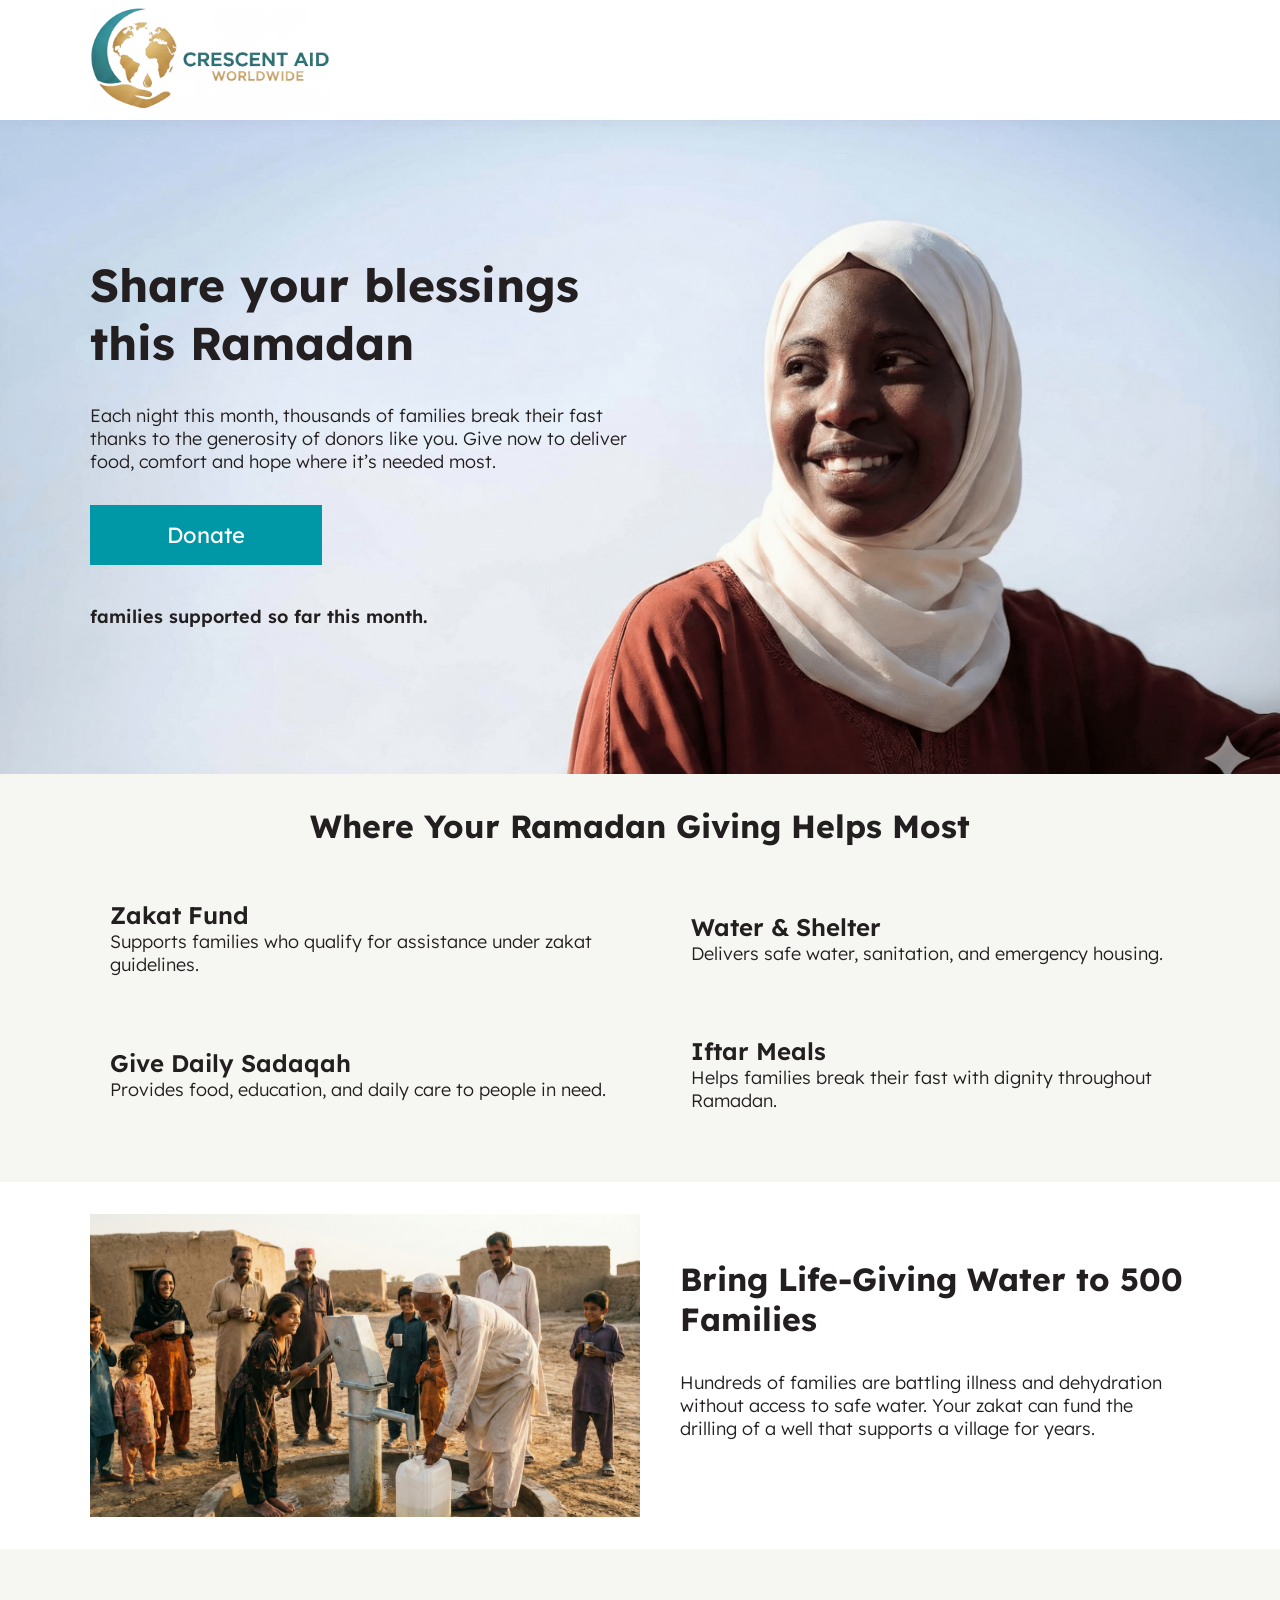
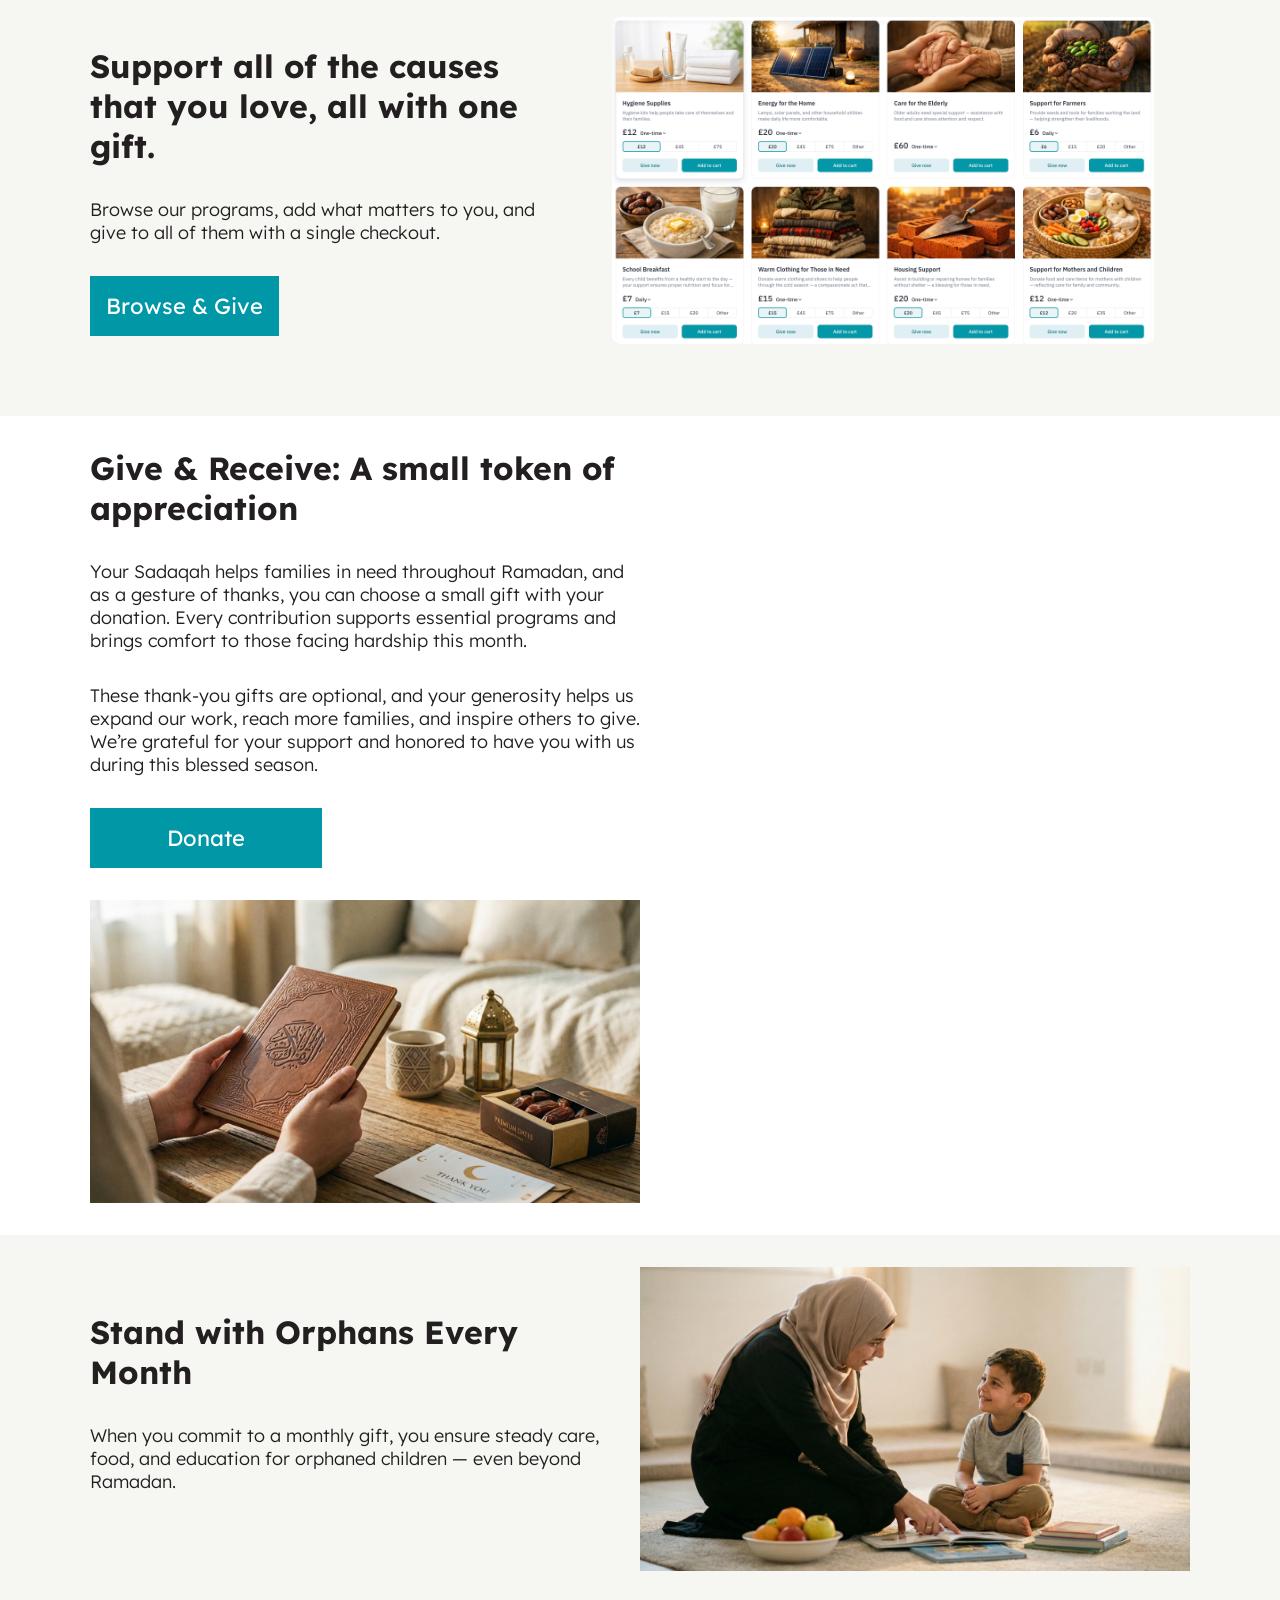
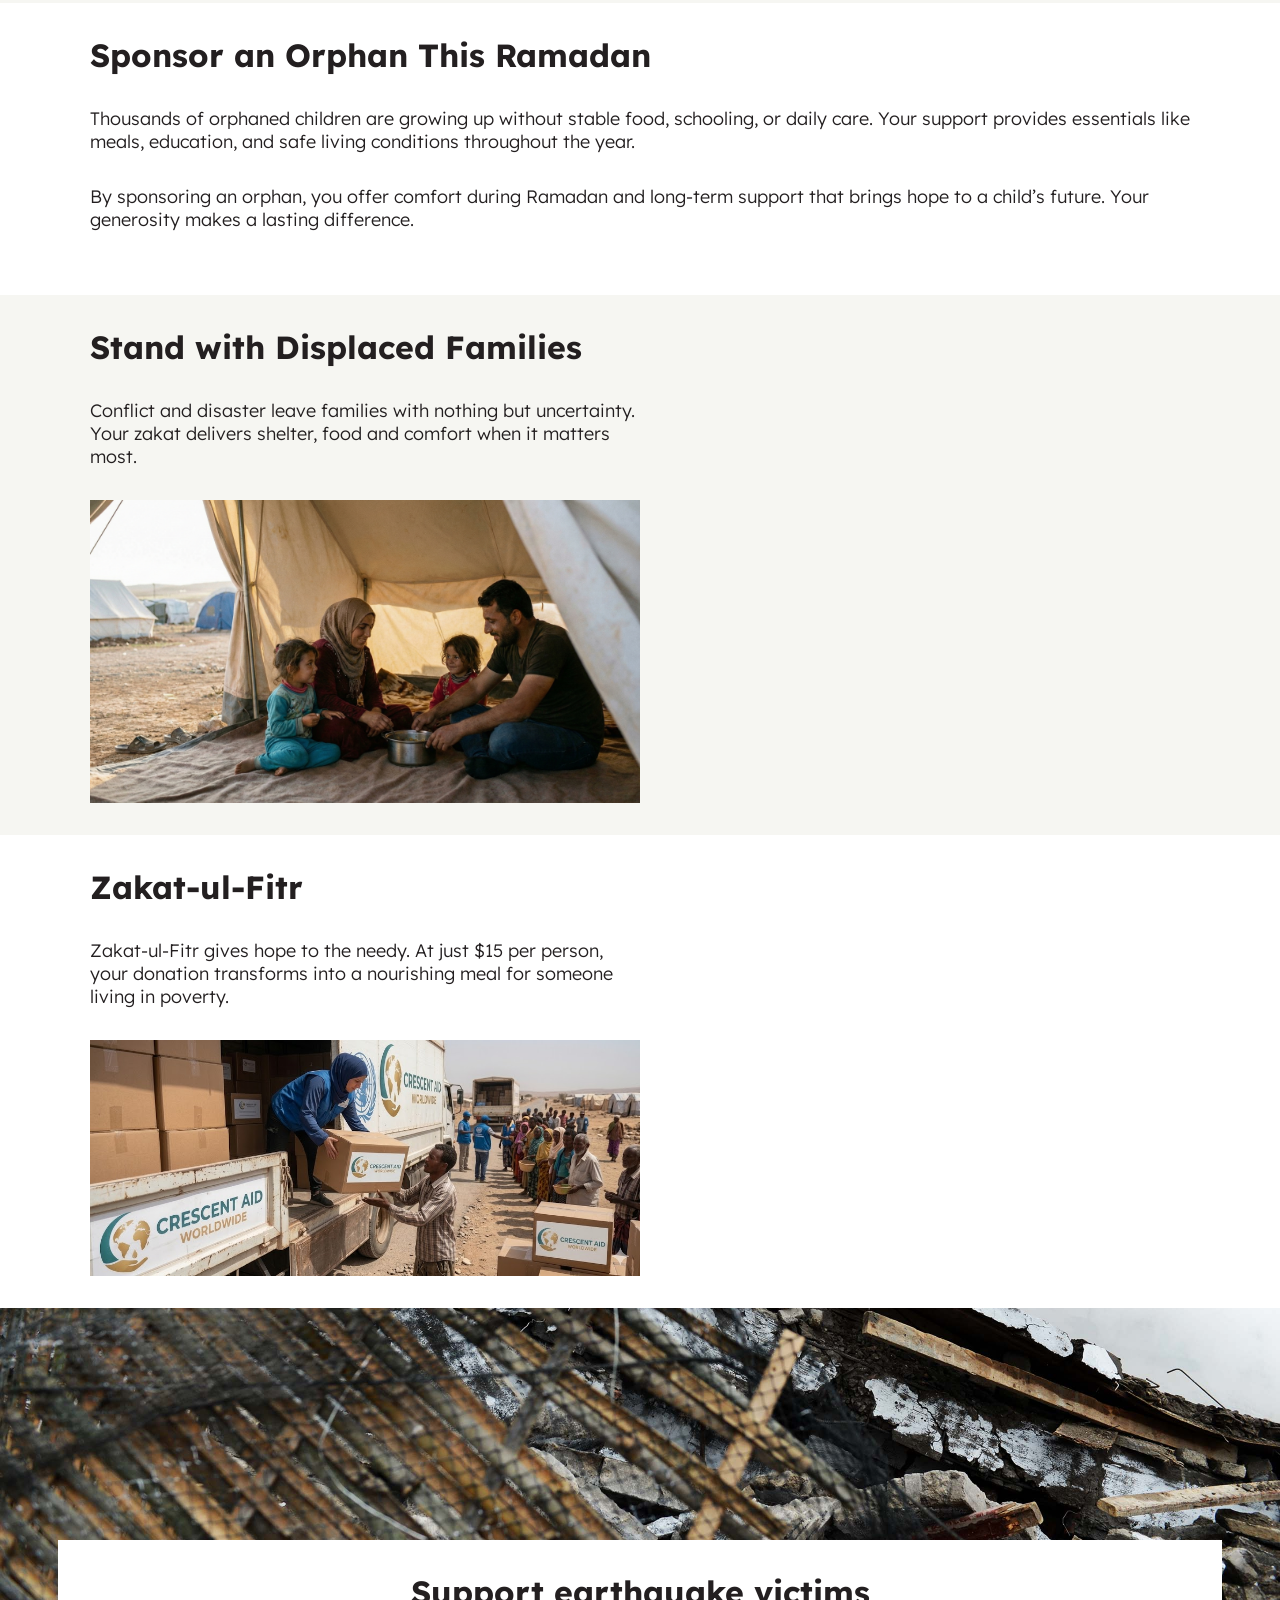
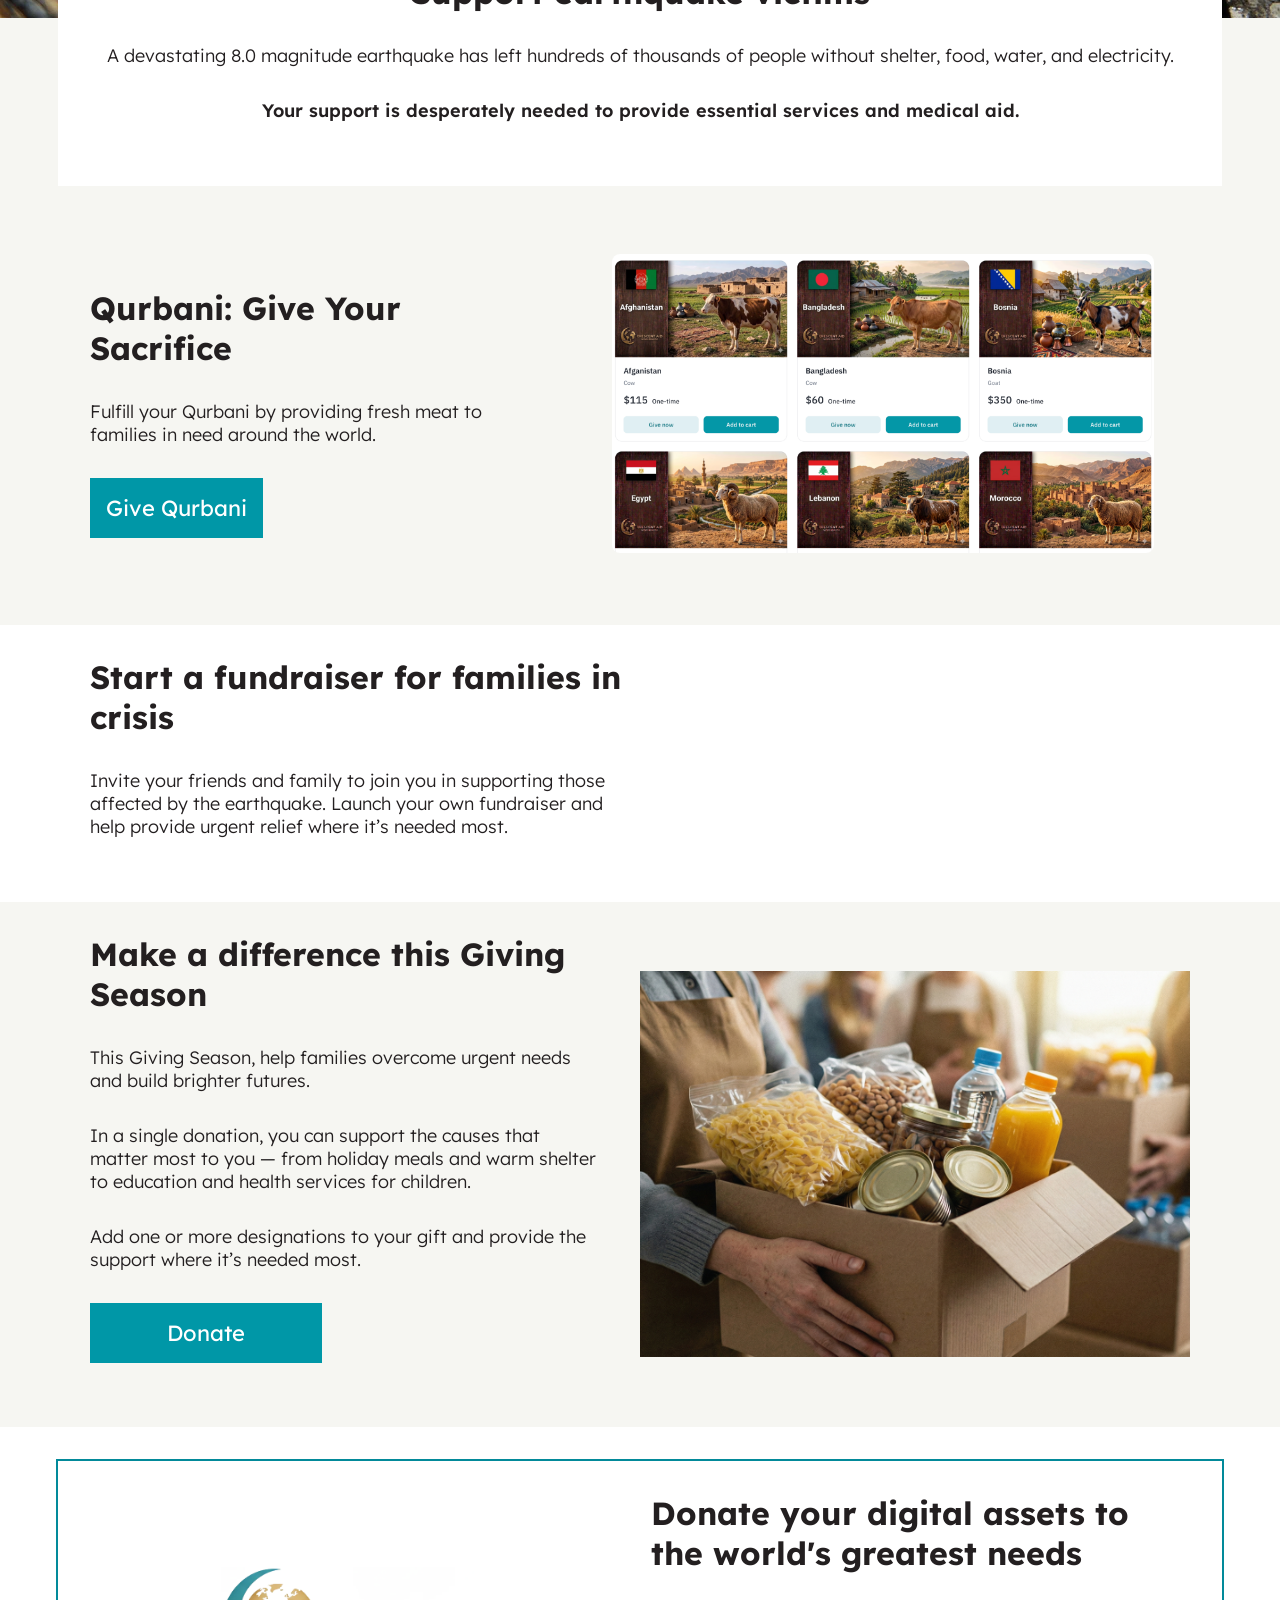
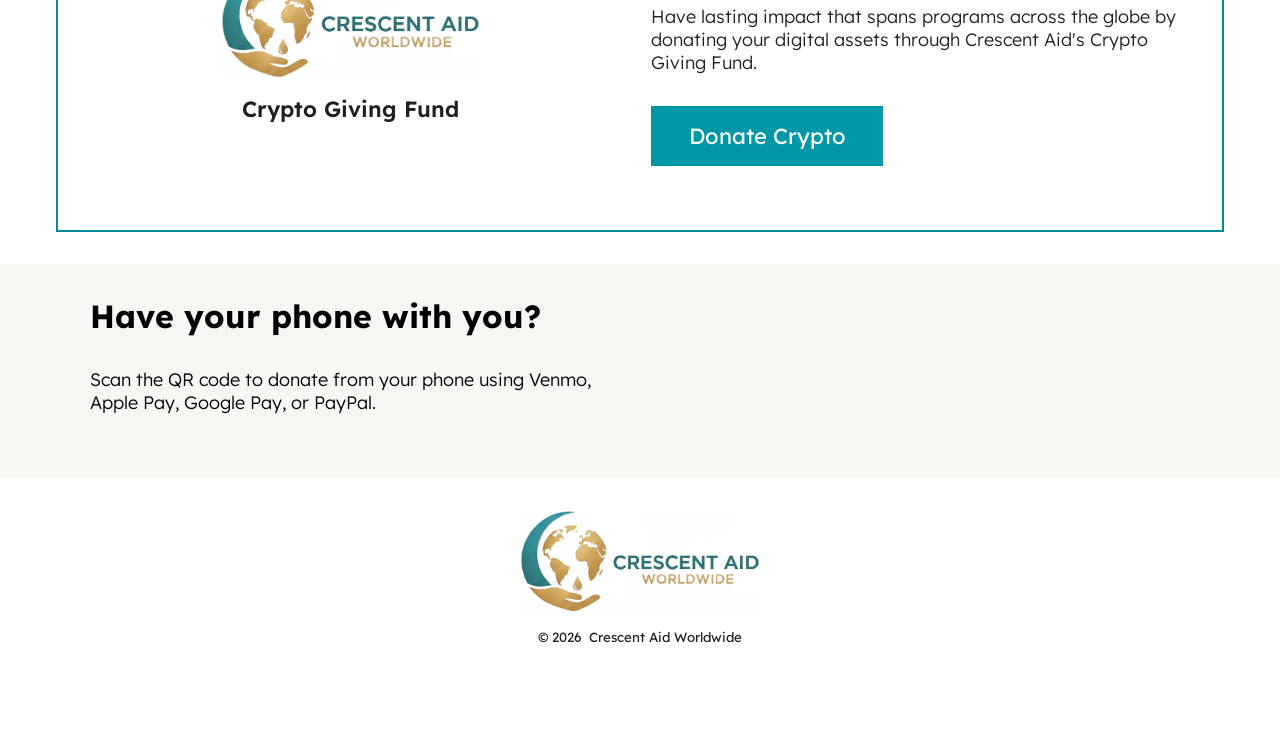
<file: index.html>
<!DOCTYPE html>
<html lang="en">

<head>
    <meta charset="UTF-8">
    <meta name="viewport" content="width=device-width, initial-scale=1.0">
    <link rel="apple-touch-icon" sizes="180x180" href="assets/img/apple-touch-icon.png">
    <link rel="icon" type="image/png" sizes="32x32" href="assets/img/favicon-32x32.png">
    <link rel="icon" type="image/png" sizes="16x16" href="assets/img/favicon-16x16.png">
    <link rel="manifest" href="assets/site.webmanifest">
    <!-- Fundraise Up: the new standard for online giving -->
    <script>
        (function (w, d, s, n, a) {
            if (!w[n]) {
                var l = 'call,catch,on,once,set,then,track,openCheckout'
                    .split(','), i, o = function (n) {
                        return 'function' == typeof n ? o.l.push([arguments]) && o
                            : function () { return o.l.push([n, arguments]) && o }
                    }, t = d.getElementsByTagName(s)[0],
                    j = d.createElement(s); j.async = !0; j.src = 'https://cdn.fundraiseup.com/widget/' + a + '';
                t.parentNode.insertBefore(j, t); o.s = Date.now(); o.v = 5; o.h = w.location.href; o.l = [];
                for (i = 0; i < 8; i++)o[l[i]] = o(l[i]); w[n] = o
            }
        })(window, document, 'script', 'FundraiseUp', 'ALWEMPLB');
        window.fundraiseup_livemode = false;
    </script>
    <link rel="stylesheet" href="assets/css/style.css">
    <!-- End Fundraise Up -->
    <title>Crescent Aid Worldwide</title>
</head>

<body>
    <header>
        <div class="container">
            <nav>
                <a href="index.html">
                    <img src="assets/img/crescent-logo.png" alt="Crescent Aid">
                </a>
                <a href="#XCPNNKBZ" style="display: none"></a>
            </nav>
        </div>
    </header>
    <main>
        <section id="hero">
            <div class="container">
                <div class="two-columns">
                    <div class="column">
                        <h1>Share your blessings this Ramadan</h1>
                        <p>Each night this month, thousands of families break their fast thanks to the generosity of
                            donors like you. Give now to deliver food, comfort and hope where it’s needed most.</p>
                        <div class="two-columns">
                            <div class="column">
                                <a href="https://crescent-aid-worldwide.donorsupport.co/-/XYVFPHYP"
                                    class="button" id="hero-donate">Donate</a>
                            </div>
                            <div class="column">
                                <a href="#XHHETBQG" style="display: none"></a>
                            </div>
                        </div>
                        <br>
                        <br>
                        <strong>
                            <a href="#XFBHSHKQ" style="display: none"></a> families supported so far this month.
                        </strong>
                    </div>
                    <div class="column">&nbsp;</div>
                </div>
            </div>
        </section>
        <section id="programs" class="gray-section">
            <div class="container">
                <center>
                    <h1>Where Your Ramadan Giving Helps Most</h1>
                </center>
                <div class="two-columns">
                    <div class="column">
                        <div class="program-tile">
                            <a href="https://crescent-aid-worldwide.donorsupport.co/-/XQKKMQLA">
                                <strong>Zakat Fund</strong>
                                <p>Supports families who qualify for assistance under zakat guidelines.</p>
                            </a>
                        </div>
                        <div class="program-tile">
                            <a href="https://crescent-aid-worldwide.donorsupport.co/-/XCNAYQDT">
                                <strong>Give Daily Sadaqah</strong>
                                <p>Provides food, education, and daily care to people in need.</p>
                            </a>
                        </div>
                    </div>
                    <div class="column">
                        <div class="program-tile">
                            <a href="https://crescent-aid-worldwide.donorsupport.co/-/XJLLDXKK">
                                <strong>Water & Shelter</strong>
                                <p>Delivers safe water, sanitation, and emergency housing.</p>
                            </a>
                        </div>
                        <div class="program-tile">
                            <a
                                href="https://crescent-aid-worldwide.donorsupport.co/page/FUNYKXNSPBM?fundraiseupLivemode=no">
                                <strong>Iftar Meals</strong>
                                <p>Helps families break their fast with dignity throughout Ramadan.</p>
                            </a>
                        </div>
                    </div>
                </div>
            </div>
        </section>
        <section id="featured-program">
            <div class="container">
                <div class="two-columns">
                    <div class="column">
                        <img src="assets/img/well-drilling.png" alt="">
                    </div>
                    <div class="column">
                        <h1>Bring Life-Giving Water to 500 Families</h1>
                        <p>Hundreds of families are battling illness and dehydration without access to safe water. Your
                            zakat
                            can
                            fund the drilling of a well that supports a village for years.</p>
                        <a href="#XKQRDMER" style="display: none"></a>
                    </div>
                </div>
            </div>
        </section>
        <section id="gift-cart" class="gray-section">
            <div class="container">
                <div class="two-columns">
                    <div class="column">
                        <h1>Support all of the causes that you love, all with one gift.</h1>
                        <p>Browse our programs, add what matters to you, and give to all of them with a single checkout.</p>
                        <div style="text-align: center; margin-top: 1rem;">
                            <a href="./giftcart.html" class="button">Browse &amp; Give</a>
                        </div>
                    </div>
                    <div class="column" style="align-items: center; padding: 2rem;">
                        <a href="./giftcart.html">
                            <img src="assets/img/gift_cart_image.png" alt="Gift Cart" style="max-width: 100%; padding: 0.25rem; box-sizing: border-box; border-radius: 12px;">
                        </a>
                    </div>
                </div>
            </div>
        </section>

        <section id="premiums">
            <div class="container">
                <div class="two-columns">
                    <div class="column">
                        <h1>Give & Receive: A small token of appreciation</h1>
                        <p>Your Sadaqah helps families in need throughout Ramadan, and as a gesture of thanks, you can
                            choose a small gift with your donation. Every contribution supports essential programs and
                            brings comfort to those facing hardship this month.</p>
                        <p>These thank-you gifts are optional, and your generosity helps us expand our work, reach more
                            families, and inspire others to give. We’re grateful for your support and honored to have
                            you
                            with us during this blessed season.</p>
                        <a href="https://crescent-aid-worldwide.donorsupport.co/-/XLHMZVMA?fundraiseupLivemode=no"
                            class="button">Donate</a>
                        <img src="assets/img/premium.png" alt="">
                    </div>
                    <div class="column full end">
                        <a href="#XGTQKRDZ" style="display: none"></a>
                    </div>
                </div>
            </div>
        </section>
        <section id="recurring" class="gray-section">
            <div class="container">
                <div class="two-columns">
                    <div class="column">
                        <h1>Stand with Orphans Every Month</h1>
                        <p>When you commit to a monthly gift, you ensure steady care, food, and education for orphaned
                            children
                            — even beyond Ramadan.</p>
                        <a href="#XKPEEFWL" style="display: none"></a>
                    </div>
                    <div class="column">
                        <img src="assets/img/recurring.png" alt="">
                    </div>
                </div>
            </div>
        </section>
        <section id="child-sponsorship">
            <div class="container">
                <h1>Sponsor an Orphan This Ramadan</h1>
                <p>Thousands of orphaned children are growing up without stable food, schooling, or daily care. Your
                    support provides essentials like meals, education, and safe living conditions throughout the year.
                </p>
                <p>By sponsoring an orphan, you offer comfort during Ramadan and long-term support that brings hope to a
                    child’s future. Your generosity makes a lasting difference.</p>
                <div class="list">
                    <div class="sponsor-item">
                        <a href="#XHRJDLZR" style="display: none"></a>
                    </div>
                    <div class="sponsor-item">
                        <a href="#XFBPJKSA" style="display: none"></a>
                    </div>
                    <div class="sponsor-item">
                        <a href="#XXRVHNDV" style="display: none"></a>
                    </div>
                </div>
            </div>
        </section>
        <section id="displaced" class="gray-section">
            <div class="container">
                <div class="two-columns">
                    <div class="column">
                        <h1>Stand with Displaced Families</h1>
                        <p>Conflict and disaster leave families with nothing but uncertainty. Your zakat delivers
                            shelter,
                            food and comfort when it matters most.</p>
                        <img src="assets/img/displaced-families.png" alt="">
                        <a href="#XNPBPHBP" style="display: none"></a>
                    </div>
                    <div class="column full end">
                        <a href="#XFFDXUQJ" style="display: none"></a>
                    </div>
                </div>

            </div>
        </section>
        <section id="zakat-ul-fitr">
            <div class="container">
                <div class="two-columns">
                    <div class="column">
                        <h1>Zakat-ul-Fitr</h1>
                        <p>Zakat-ul-Fitr gives hope to the needy. At just $15 per person, your donation transforms into a
                            nourishing meal for someone living in poverty.</p>
                        <img src="assets/img/Zakut-ul-Fitr.png" alt="Zakat-ul-Fitr">
                    </div>
                    <div class="column">
                        <a href="#XKYVFAPE" style="display: none"></a>
                    </div>
                </div>
            </div>
        </section>
        <section id="earthquake" class="gray-section">
            <div class="container">
                <center>
                    <h1>Support earthquake victims</h1>
                    <p>A devastating 8.0 magnitude earthquake has left hundreds of thousands of people without shelter,
                        food, water, and electricity.</p>
                    <p><strong>Your support is desperately needed to provide essential services and medical
                            aid.</strong>
                    </p>
                    <a href="#XFSWQLDR" style="display: none"></a>
                </center>
            </div>
        </section>
        <section id="qurbani" class="gray-section">
            <div class="container">
                <div class="two-columns">
                    <div class="column">
                        <h1>Qurbani: Give Your Sacrifice</h1>
                        <p>Fulfill your Qurbani by providing fresh meat to families in need around the world.</p>
                        <div style="text-align: center; margin-top: 1rem;">
                            <a href="qurbani.html" class="button">Give Qurbani</a>
                        </div>
                    </div>
                    <div class="column" style="align-items: center; padding: 2rem;">
                        <a href="qurbani.html">
                            <img src="assets/img/qurbani.png" alt="Qurbani"
                                style="max-width: 100%; padding: 0.25rem; box-sizing: border-box; border-radius: 12px;">
                        </a>
                    </div>
                </div>
            </div>
        </section>
        <section id="fundraiser">
            <div class="container">
                <div class="two-columns">
                    <div class="column">
                        <h1>Start a fundraiser for families in crisis</h1>
                        <p>Invite your friends and family to join you in supporting those affected by the earthquake.
                            Launch your own fundraiser and help provide urgent relief where it’s needed most.</p>
                        <a href="#XDPKWCQW" style="display: none"></a>
                    </div>
                    <div class="column">
                        <a href="#XNLYCWAS" style="display: none"></a>
                    </div>
                </div>
            </div>
        </section>
        <section id="multi-designation" class="gray-section">
            <div class="container">
                <div class="two-columns">
                    <div class="column">
                        <h1>Make a difference this Giving Season</h1>
                        <p>This Giving Season, help families overcome urgent needs and build brighter futures.</p>
                        <p>In a single donation, you can support the causes that matter most to you — from holiday meals
                            and warm shelter to education and health services for children.</p>
                        <p>Add one or more designations to your gift and provide the support where it’s needed most.</p>
                        <a href="https://crescent-aid-worldwide.donorsupport.co/page/FUNVZCHWTLK?fundraiseupLivemode=no"
                            class="button">Donate</a>
                    </div>
                    <div class="column">
                        <img src="assets/img/giving-season.png">
                    </div>
                </div>
            </div>
            
        </section>
        <section id="crypto">
            <div class="container">
                <div class="two-columns">
                    <div class="column crypto">
                        <img src="assets/img/crescent-logo.png" alt="">
                        <strong>Crypto Giving Fund</strong>
                    </div>
                    <div class="column">
                        <h1>Donate your digital assets to the world's greatest needs</h1>
                        <p>Have lasting impact that spans programs across the globe by donating your digital assets
                            through Crescent Aid's Crypto Giving Fund.</p>
                        <a href="https://donate.ropsi.org/page/FUNLNJVRBLV?fundraiseupLivemode=no" class="button">Donate
                            Crypto</a>
                    </div>
                </div>
            </div>
        </section>
        <section id="qr" class="gray-section">
            <div class="container">
                <div class="two-columns">
                    <div class="column">
                        <h1>Have your phone with you?</h1>
                        <p>Scan the QR code to donate from your phone using Venmo, Apple Pay, Google Pay, or PayPal.</p>
                    </div>
                    <div class="column">
                        <a href="#XHZMJPAR" style="display: none"></a>
                    </div>
                </div>
            </div>
        </section>
    </main>
    <footer>
        <img src="assets/img/crescent-logo.png" alt="Crescent Aid">
        <small>&copy; <span id="year"></span>&nbsp; Crescent Aid Worldwide</small>
    </footer>
    <script src="assets/js/script.js"></script>
</body>

</html>
</file>
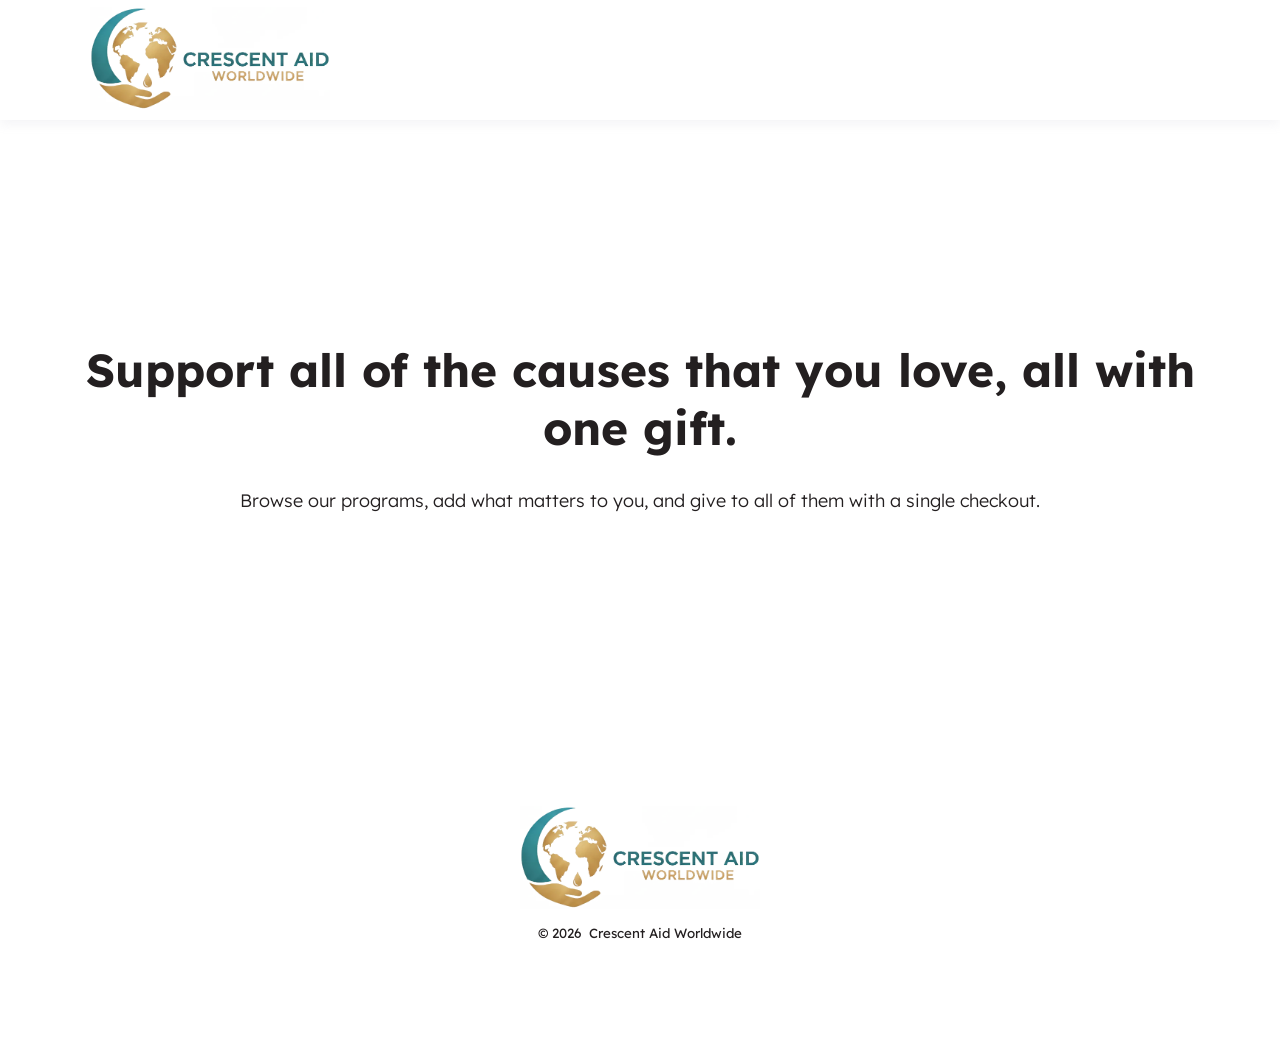
<file: giftcart.html>
<!DOCTYPE html>
<html lang="en">

<head>
    <meta charset="UTF-8">
    <meta name="viewport" content="width=device-width, initial-scale=1.0">
    <link rel="apple-touch-icon" sizes="180x180" href="assets/img/apple-touch-icon.png">
    <link rel="icon" type="image/png" sizes="32x32" href="assets/img/favicon-32x32.png">
    <link rel="icon" type="image/png" sizes="16x16" href="assets/img/favicon-16x16.png">
    <link rel="manifest" href="assets/site.webmanifest">
    <!-- Fundraise Up: the new standard for online giving -->
    <script>
        (function (w, d, s, n, a) {
            if (!w[n]) {
                var l = 'call,catch,on,once,set,then,track,openCheckout'
                    .split(','), i, o = function (n) {
                        return 'function' == typeof n ? o.l.push([arguments]) && o
                            : function () { return o.l.push([n, arguments]) && o }
                    }, t = d.getElementsByTagName(s)[0],
                    j = d.createElement(s); j.async = !0; j.src = 'https://cdn.fundraiseup.com/widget/' + a + '';
                t.parentNode.insertBefore(j, t); o.s = Date.now(); o.v = 5; o.h = w.location.href; o.l = [];
                for (i = 0; i < 8; i++)o[l[i]] = o(l[i]); w[n] = o
            }
        })(window, document, 'script', 'FundraiseUp', 'ALWEMPLB');
        window.fundraiseup_livemode = false;
    </script>
    <link rel="stylesheet" href="assets/css/style.css">
    <!-- End Fundraise Up -->
    <title>Crescent Aid Worldwide</title>
    <style>
        #hero {
            background: none;
        }
        #hero .container {
            max-width: 100%;
            width: 100%;
            box-sizing: border-box;
            padding: 0 1.5rem;
        }
    </style>
</head>

<body>
    <header>
        <div class="container">
            <nav>
                <a href="index.html">
                    <img src="assets/img/crescent-logo.png" alt="Crescent Aid">
                </a>
                <a href="#XCPNNKBZ" style="display: none"></a>
            </nav>
        </div>
    </header>
        <main>
        <section id="hero">
            <div class="container">
                <h1 style="text-align: center; padding: 0 1.5rem;">Support all of the causes that you love, all with one gift.</h1>
                <p style="text-align: center; padding: 0 1.5rem;">Browse our programs, add what matters to you, and give to all of them with a single checkout.</p>
                <a href="#FUNNRMBUXZS" style="display: none"></a>
            </div>
        </section>
    </main>
    <footer>
        <img src="assets/img/crescent-logo.png" alt="Crescent Aid">
        <small>&copy; <span id="year"></span>&nbsp; Crescent Aid Worldwide</small>
    </footer>
    <script src="assets/js/script.js"></script>
</body>

</html>
</file>
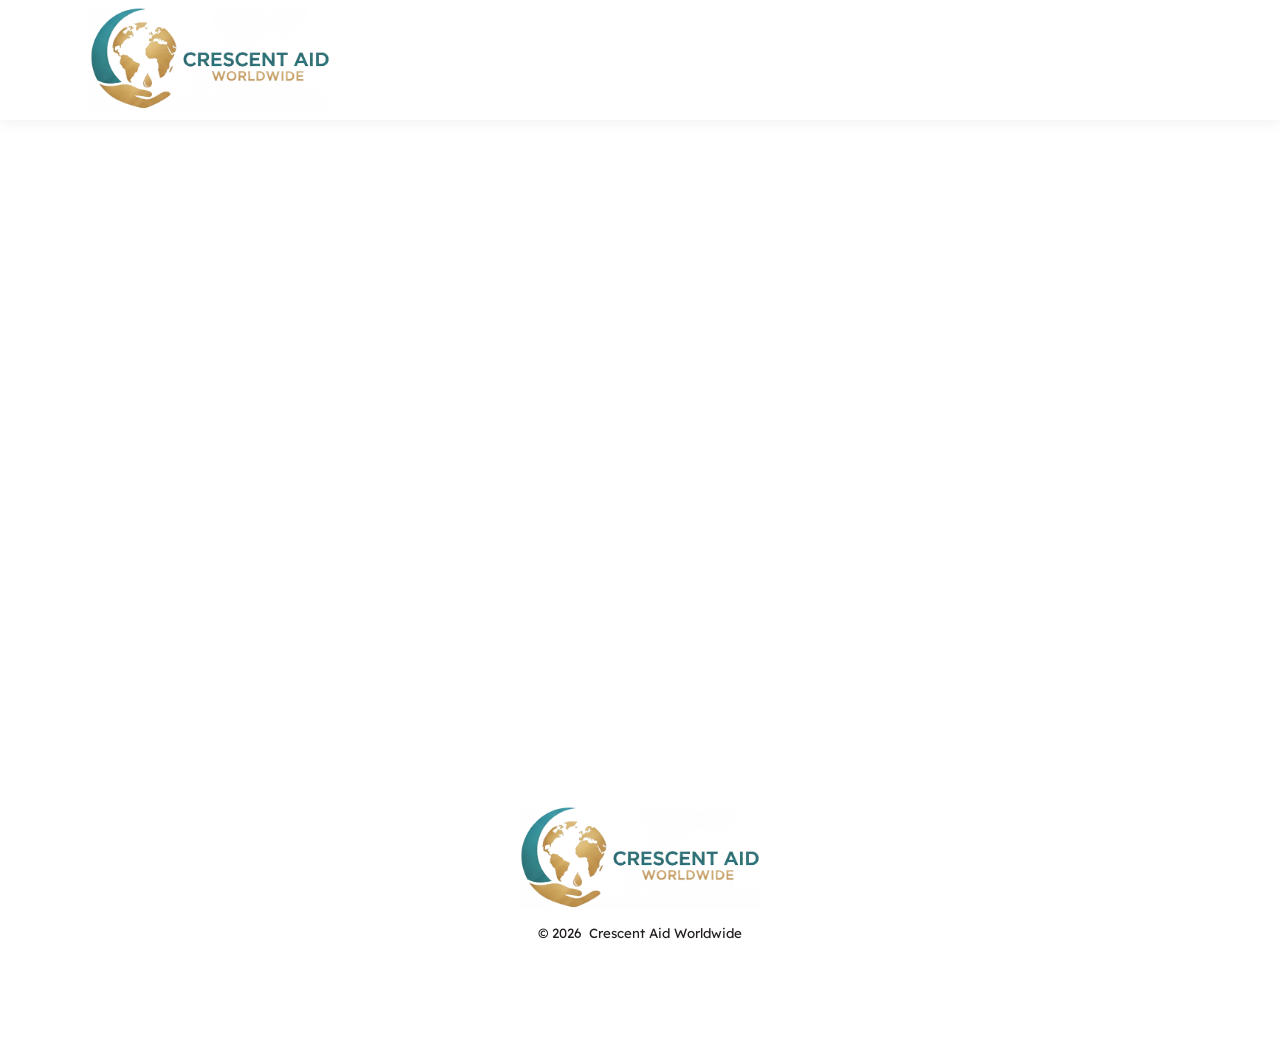
<file: qurbani.html>
<!DOCTYPE html>
<html lang="en">

<head>
    <meta charset="UTF-8">
    <meta name="viewport" content="width=device-width, initial-scale=1.0">
    <link rel="apple-touch-icon" sizes="180x180" href="assets/img/apple-touch-icon.png">
    <link rel="icon" type="image/png" sizes="32x32" href="assets/img/favicon-32x32.png">
    <link rel="icon" type="image/png" sizes="16x16" href="assets/img/favicon-16x16.png">
    <link rel="manifest" href="assets/site.webmanifest">
    <!-- Fundraise Up: the new standard for online giving -->
    <script>
        (function (w, d, s, n, a) {
            if (!w[n]) {
                var l = 'call,catch,on,once,set,then,track,openCheckout'
                    .split(','), i, o = function (n) {
                        return 'function' == typeof n ? o.l.push([arguments]) && o
                            : function () { return o.l.push([n, arguments]) && o }
                    }, t = d.getElementsByTagName(s)[0],
                    j = d.createElement(s); j.async = !0; j.src = 'https://cdn.fundraiseup.com/widget/' + a + '';
                t.parentNode.insertBefore(j, t); o.s = Date.now(); o.v = 5; o.h = w.location.href; o.l = [];
                for (i = 0; i < 8; i++)o[l[i]] = o(l[i]); w[n] = o
            }
        })(window, document, 'script', 'FundraiseUp', 'ALWEMPLB');
        window.fundraiseup_livemode = false;
    </script>
    <link rel="stylesheet" href="assets/css/style.css">
    <!-- End Fundraise Up -->
    <title>Crescent Aid Worldwide</title>
    <style>
        #hero {
            background: none;
        }
        #hero .container {
            max-width: 100%;
            width: 100%;
            box-sizing: border-box;
            padding: 0 1.5rem;
        }
    </style>
</head>

<body>
    <header>
        <div class="container">
            <nav>
                <a href="index.html">
                    <img src="assets/img/crescent-logo.png" alt="Crescent Aid">
                </a>
                <a href="#XCPNNKBZ" style="display: none"></a>
            </nav>
        </div>
    </header>
        <main>
        <section id="hero">
            <div class="container">
                <a href="#FUNCXCXGTSK" style="display: none"></a>
            </div>
        </section>
    </main>
    <footer>
        <img src="assets/img/crescent-logo.png" alt="Crescent Aid">
        <small>&copy; <span id="year"></span>&nbsp; Crescent Aid Worldwide</small>
    </footer>
    <script src="assets/js/script.js"></script>
</body>

</html>
</file>
<file: assets/css/style.css>
@import url('https://fonts.googleapis.com/css2?family=Lexend:wght@100..900&display=swap');

:root {
    --ramadan-green: #0097a7;
    --ramadan-dark-green: #028a9a;
    --ramadan-gold: #D3AF37;
}

* {
    font-family: "Lexend", sans-serif;
    color: #231f20;
}

img {
    max-width: 100%;
}

body {
    margin: 0;
    min-height: 100vh;
}

header {
    box-shadow: rgba(154, 161, 177, 0.1) 0px 5px 10px;
    width: 100%;
    background-color: #fff;
    position: fixed;
}

nav {
    display: flex;
    height: 120px;
    justify-content: space-between;
    align-items: center;
}

nav img {
    max-width: 240px;
}

main {
    padding-top: 110px;
}

h1 {
    font-size: 32px;
    margin: 0;
    margin-bottom: 2rem;
}

p {
    font-size: 18px;
    font-weight: 300;
    margin: 0;
    margin-bottom: 2rem;
}

strong {
    font-size: 18px;
    font-weight: 600;
}

.container {
    max-width: 1100px;
    margin: 0 auto;
}

section {
    padding: 2rem;
}

.gray-section {
    background: linear-gradient(rgba(246, 246, 242, 1), rgba(246, 246, 242, 1));
}

.button {
    background-color: var(--ramadan-green);
    color: #fff;
    min-width: 200px;
    text-align: center;
    text-decoration: none;
    padding: 1rem;
    margin-bottom: 2rem;
    font-size: 22px;
}

.button:hover {
    background-color: var(--ramadan-dark-green);
}

.two-columns {
    display: flex;
    flex-direction: row;
    justify-content: space-between;
    gap: 2.5rem;
}

.column {
    display: flex;
    flex-direction: column;
    justify-content: center;
    align-items: start;
    max-width: 50%;
}

.column.full {
    width: 100%;
}

.column.end {
    align-items: end;
}

#hero {
    background: url(../img/hero.jpg);
    background-repeat: no-repeat;
    background-size: cover;
    min-height: 600px;
    background-position-y: center;
    background-position-x: right;
    display: flex;
    flex-direction: column;
    justify-content: center;
    align-items: start;
}

#hero h1 {
    font-size: 46px;
}

#hero-donate {
    margin-bottom: 0;
}

/* Programs */
.program-tile {
    border: 4px solid #f6f6f2;
    width: 100%;
    display: flex;
    flex-direction: column;
    justify-content: center;
    align-items: start;
    margin-bottom: 1rem;
    min-height: 120px;
    padding: 1rem;
    box-sizing: border-box;
}

.program-tile:hover {
    border-color: var(--ramadan-green);
}

.program-tile a {
    text-decoration: none;
}

.program-tile a strong {
    font-size: 24px;
}

.program-tile a p {
    margin: 0;
}

/* Sponsor a child */
.list {
    display: flex;
    flex-direction: row;
    justify-content: space-between;
    align-items: start;
}

/* Earthquake */
#earthquake {
    background-image: url(../img/AdobeStock_74107816.jpg) !important;
    background-size: cover;
    background-repeat: no-repeat;
    background-position-x: center;
    background-position-y: 100%;
}

#earthquake .container {
    background-color: #fff;
    padding: 2rem;
    position: relative;
    top: 200px;
}

/* Qurbani — space below earthquake card (#earthquake .container uses top: 200px) */
#qurbani {
    padding-top: 200px;
}

/* Crypto */
#crypto .container {
    padding: 2rem;
    border: 2px solid var(--ramadan-dark-green);
}


.crypto {
    display: flex;
    flex-direction: column;
    justify-content: center;
    align-items: center;
    width: 100%;
}

.crypto img {
    max-width: 260px;
    margin: 0 auto;
    margin-bottom: 1rem;
}

.crypto strong {
    font-size: 22px;
}

#qr {
    background-color: var(--ramadan-green);
}

#qr h1,
#qr p {
    color: #000;
}

footer {
    padding: 2rem ;
    padding-bottom: 6rem;
    display: flex;
    flex-direction: column;
    justify-content: center;
    align-items: center;
}

footer img {
    max-width: 240px;
    margin-bottom: 1rem;
}

@media(max-width:767px){
    section {
        padding: 2rem 1rem;
    }
    
    .two-columns {
        flex-direction: column;
    }

    .list {
        flex-direction: column;
    }

    .column {
        width: 100%;
        max-width: 100%;
    }
}
</file>
